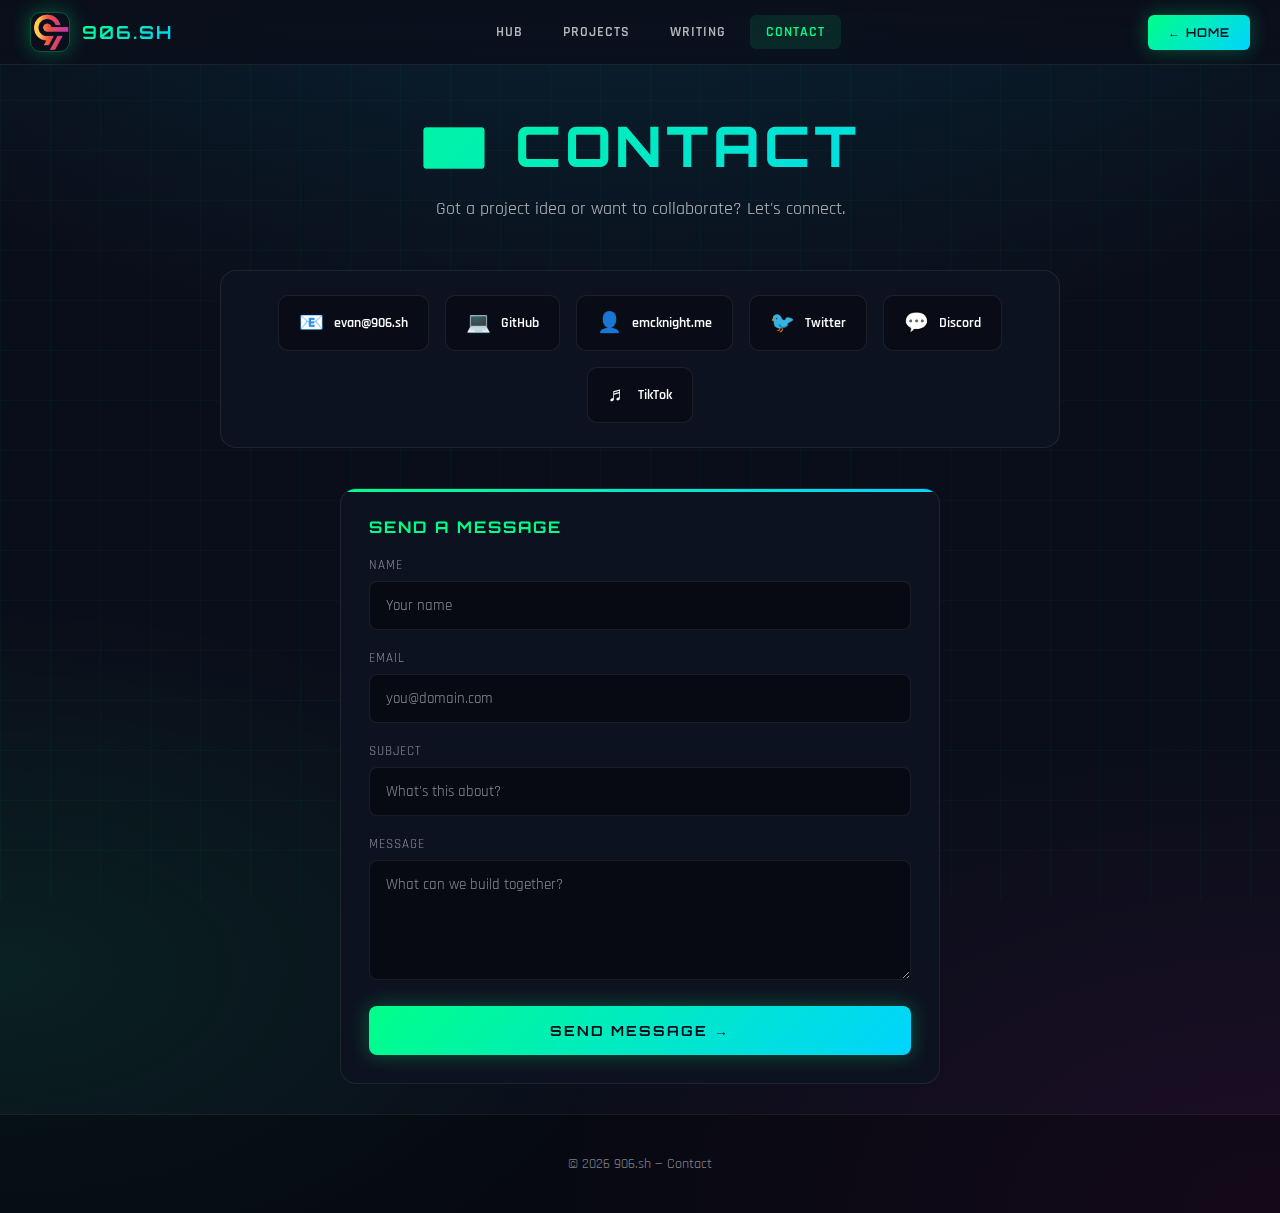
<file: contact.html>
<!DOCTYPE html>
<html lang="en">

<head>
    <meta charset="UTF-8">
    <meta name="viewport" content="width=device-width, initial-scale=1.0">
    <title>Contact | 906.sh</title>
    <meta name="description" content="906.sh Contact - Get in touch">
    <link rel="icon"
        href="data:image/svg+xml,%3Csvg xmlns='http://www.w3.org/2000/svg' width='64' height='64'%3E%3Cdefs%3E%3CradialGradient id='g' cx='30%25' cy='30%25'%3E%3Cstop offset='0%25' stop-color='%2300ff88'/%3E%3Cstop offset='55%25' stop-color='%2338BDF8'/%3E%3Cstop offset='100%25' stop-color='%230a0e1a'/%3E%3C/radialGradient%3E%3C/defs%3E%3Crect rx='16' width='64' height='64' fill='url(%23g)'/%3E%3C/svg%3E">

    <link rel="stylesheet" href="css/main.css">
    <link rel="stylesheet" href="css/contact.css">
    <style>
        /* Quick Links Horizontal Bar */
        .quick-links-bar {
            display: flex;
            justify-content: center;
            flex-wrap: wrap;
            gap: 16px;
            margin-bottom: 40px;
            padding: 24px;
            background: var(--bg-card);
            border: 1px solid var(--border-subtle);
            border-radius: 16px;
        }

        .quick-links-bar::before {
            content: '';
            position: absolute;
            top: 0;
            left: 0;
            right: 0;
            height: 2px;
            background: linear-gradient(90deg, var(--accent-primary), var(--accent-secondary), var(--accent-tertiary));
        }

        .quick-link-btn {
            display: flex;
            align-items: center;
            gap: 10px;
            padding: 14px 20px;
            background: rgba(0, 0, 0, 0.3);
            border: 1px solid var(--border-subtle);
            border-radius: 10px;
            text-decoration: none;
            color: var(--text-primary);
            font-family: var(--font-body);
            font-size: 14px;
            font-weight: 600;
            transition: all 0.2s ease;
        }

        .quick-link-btn:hover {
            border-color: var(--accent-primary);
            background: rgba(0, 255, 136, 0.1);
            transform: translateY(-3px);
            box-shadow: 0 0 20px rgba(0, 255, 136, 0.2);
        }

        .quick-link-btn .icon {
            font-size: 20px;
        }

        /* Contact form centered */
        .contact-form-wrapper {
            max-width: 600px;
            margin: 0 auto;
        }

        .contact-card {
            position: relative;
        }

        /* Form status message */
        .form-status {
            padding: 16px;
            border-radius: 8px;
            margin-bottom: 20px;
            display: none;
            font-family: var(--font-body);
            font-size: 14px;
        }

        .form-status.success {
            display: block;
            background: rgba(0, 255, 136, 0.1);
            border: 1px solid rgba(0, 255, 136, 0.3);
            color: var(--accent-primary);
        }

        .form-status.error {
            display: block;
            background: rgba(255, 0, 100, 0.1);
            border: 1px solid rgba(255, 0, 100, 0.3);
            color: #ff6b6b;
        }

        .form-status.loading {
            display: block;
            background: rgba(0, 212, 255, 0.1);
            border: 1px solid rgba(0, 212, 255, 0.3);
            color: var(--accent-secondary);
        }
    </style>
</head>

<body>
    <div class="grid-bg"></div>

    <header>
        <div class="header-inner">
            <a href="index.html" class="brand">
                <img src="images/logo.png" alt="906.sh" class="brand-logo">
                <span class="brand-name">906.SH</span>
            </a>
            <nav>
                <a href="hub.html">Hub</a>
                <a href="projects.html">Projects</a>
                <a href="writing.html">Writing</a>
                <a href="contact.html" class="active">Contact</a>
            </nav>

            <button class="menu-toggle" aria-label="Toggle Menu">
                <span></span>
                <span></span>
                <span></span>
            </button>

            <a href="index.html" class="btn btn-primary">← Home</a>
        </div>
    </header>

    <main>
        <div class="container" style="max-width: 900px;">
            <div class="page-header">
                <h1>📧 Contact</h1>
                <p>Got a project idea or want to collaborate? Let's connect.</p>
            </div>

            <!-- Horizontal Quick Links -->
            <div class="quick-links-bar">
                <a href="mailto:evan@906.sh" class="quick-link-btn">
                    <span class="icon">📧</span>
                    <span>evan@906.sh</span>
                </a>
                <a href="https://github.com/SomeYooper" target="_blank" class="quick-link-btn">
                    <span class="icon">💻</span>
                    <span>GitHub</span>
                </a>
                <a href="https://emcknight.me" target="_blank" class="quick-link-btn">
                    <span class="icon">👤</span>
                    <span>emcknight.me</span>
                </a>
                <a href="https://twitter.com/SomeYooper" target="_blank" class="quick-link-btn">
                    <span class="icon">🐦</span>
                    <span>Twitter</span>
                </a>
                <a href="https://discord.gg/Z5PsVKgFPx" target="_blank" class="quick-link-btn">
                    <span class="icon">💬</span>
                    <span>Discord</span>
                </a>
                <a href="https://www.tiktok.com/@someyooper" target="_blank" class="quick-link-btn">
                    <span class="icon">♬</span>
                    <span>TikTok</span>
                </a>
            </div>

            <!-- Contact Form -->
            <div class="contact-form-wrapper">
                <div class="contact-card">
                    <h3>Send a Message</h3>

                    <div id="form-status" class="form-status"></div>

                    <form id="contact-form">
                        <div class="form-group">
                            <label for="name">Name</label>
                            <input type="text" id="name" name="name" placeholder="Your name" required>
                        </div>
                        <div class="form-group">
                            <label for="email">Email</label>
                            <input type="email" id="email" name="email" placeholder="you@domain.com" required>
                        </div>
                        <div class="form-group">
                            <label for="subject">Subject</label>
                            <input type="text" id="subject" name="subject" placeholder="What's this about?" required>
                        </div>
                        <div class="form-group">
                            <label for="message">Message</label>
                            <textarea id="message" name="message" placeholder="What can we build together?"
                                required></textarea>
                        </div>
                        <button type="submit" class="btn-submit" id="submit-btn">Send Message →</button>
                    </form>
                </div>
            </div>
        </div>
    </main>

    <footer>
        <p>© 2026 906.sh — Contact</p>
    </footer>

    <script>
        const form = document.getElementById('contact-form');
        const statusEl = document.getElementById('form-status');
        const submitBtn = document.getElementById('submit-btn');

        form.addEventListener('submit', async (e) => {
            e.preventDefault();

            // Get form data
            const formData = {
                name: document.getElementById('name').value,
                email: document.getElementById('email').value,
                subject: document.getElementById('subject').value,
                message: document.getElementById('message').value
            };

            // Show loading state
            statusEl.className = 'form-status loading';
            statusEl.textContent = '⏳ Sending message...';
            submitBtn.disabled = true;
            submitBtn.textContent = 'Sending...';

            try {
                // Create mailto link with form data
                const mailto = `mailto:evan+contactform@906.sh?subject=${encodeURIComponent('[906.sh Contact] ' + formData.subject)}&body=${encodeURIComponent(
                    `Name: ${formData.name}\nEmail: ${formData.email}\n\n${formData.message}`
                )}`;

                // Open mailto link
                window.location.href = mailto;

                // Show success
                statusEl.className = 'form-status success';
                statusEl.textContent = '✅ Opening your email client! If it doesn\'t open, please email evan@906.sh directly.';

                // Reset form
                form.reset();

            } catch (error) {
                // Show error
                statusEl.className = 'form-status error';
                statusEl.textContent = '❌ Something went wrong. Please email evan@906.sh directly.';
            }

            submitBtn.disabled = false;
            submitBtn.textContent = 'Send Message →';
        });
    </script>
    <script src="js/main.js"></script>
</body>

</html>
</file>
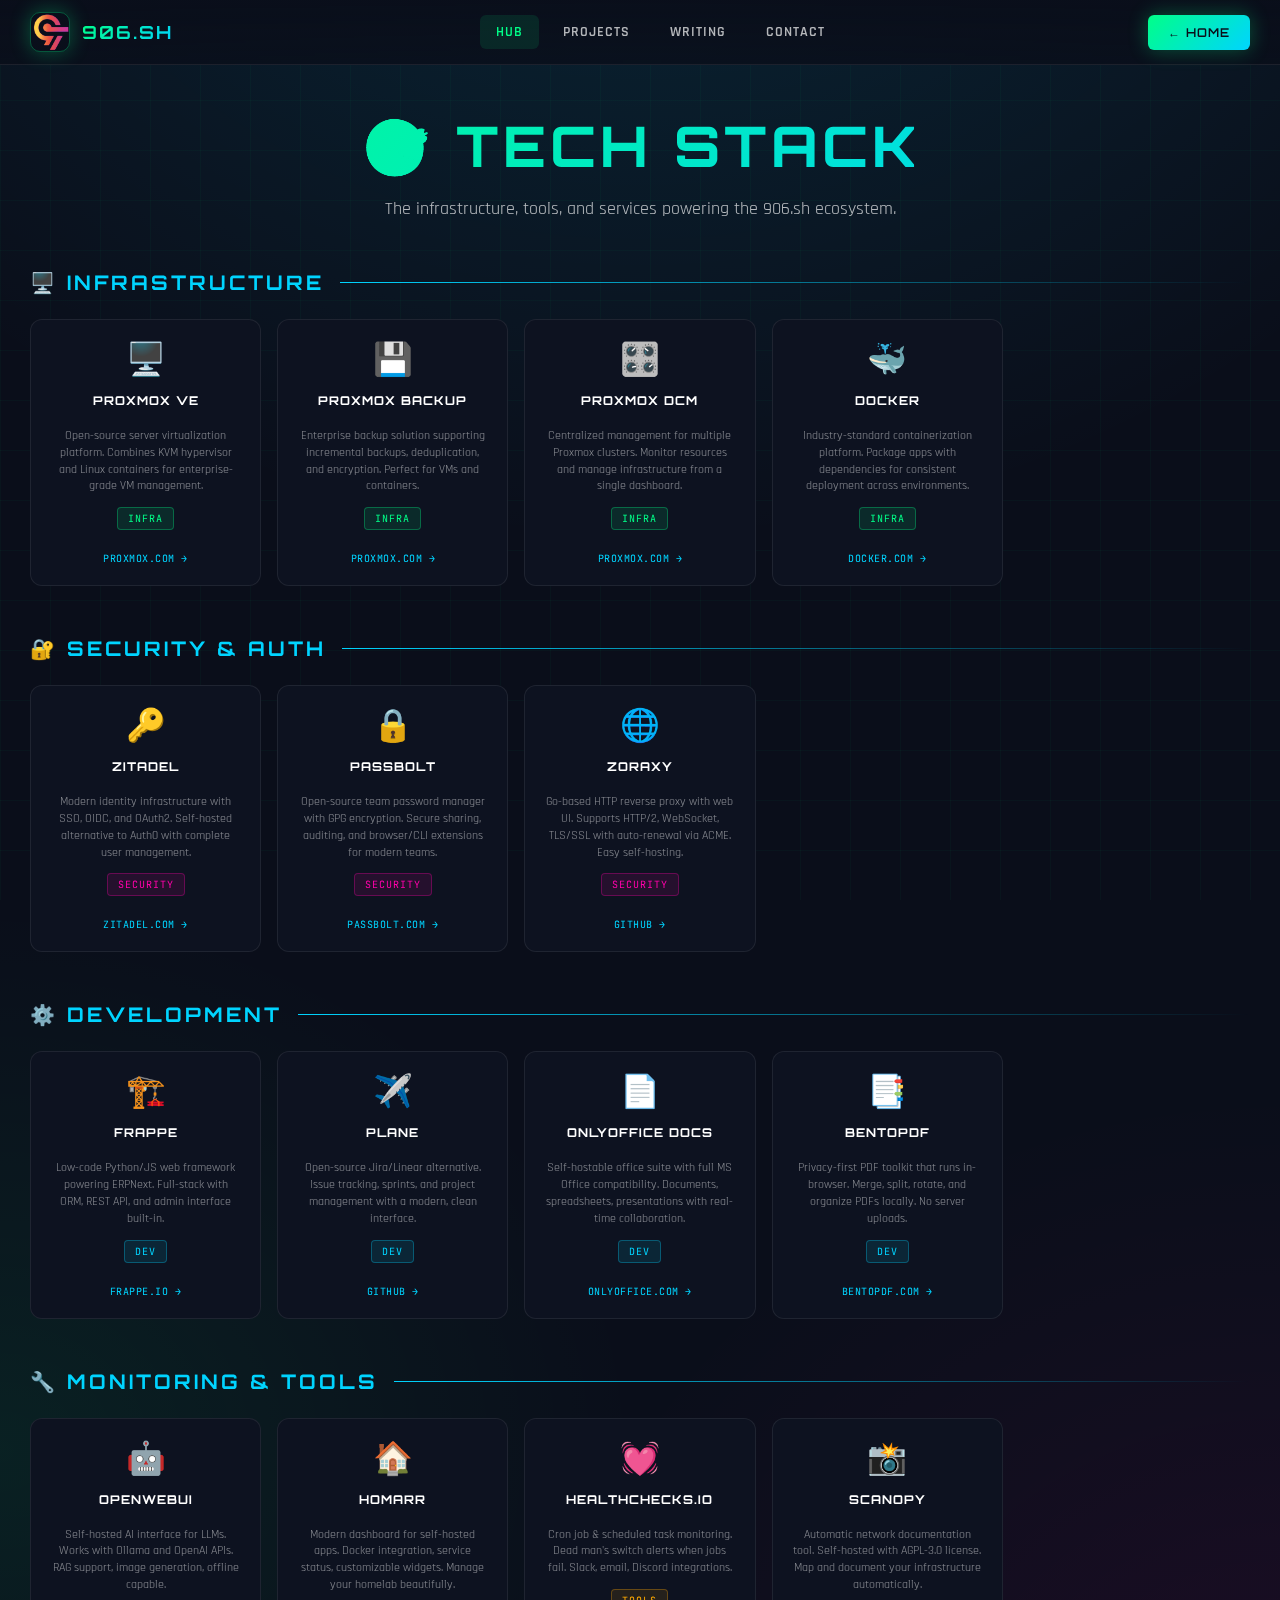
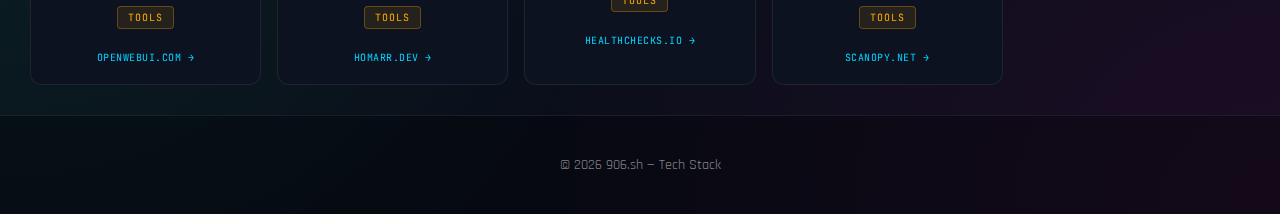
<file: hub.html>
<!DOCTYPE html>
<html lang="en">

<head>
    <meta charset="UTF-8">
    <meta name="viewport" content="width=device-width, initial-scale=1.0">
    <title>Hub | 906.sh</title>
    <meta name="description" content="906.sh Developer Hub - Tech stack, tools, and infrastructure">
    <link rel="icon"
        href="data:image/svg+xml,%3Csvg xmlns='http://www.w3.org/2000/svg' width='64' height='64'%3E%3Cdefs%3E%3CradialGradient id='g' cx='30%25' cy='30%25'%3E%3Cstop offset='0%25' stop-color='%2300ff88'/%3E%3Cstop offset='55%25' stop-color='%2338BDF8'/%3E%3Cstop offset='100%25' stop-color='%230a0e1a'/%3E%3C/radialGradient%3E%3C/defs%3E%3Crect rx='16' width='64' height='64' fill='url(%23g)'/%3E%3C/svg%3E">

    <link rel="stylesheet" href="css/main.css">
    <link rel="stylesheet" href="css/hub.css">
    <style>
        /* Enhanced Hub Cards with Links */
        .hub-card {
            text-decoration: none;
        }

        .hub-card-description {
            font-size: 12px;
            color: var(--text-muted);
            line-height: 1.5;
            margin-top: 8px;
        }

        .hub-card-link {
            display: inline-flex;
            align-items: center;
            gap: 4px;
            margin-top: 10px;
            font-family: var(--font-mono);
            font-size: 10px;
            color: var(--accent-secondary);
            text-transform: uppercase;
            letter-spacing: 0.5px;
        }

        .hub-card:hover .hub-card-link {
            color: var(--accent-primary);
        }
    </style>
</head>

<body>
    <div class="grid-bg"></div>

    <header>
        <div class="header-inner">
            <a href="index.html" class="brand">
                <img src="images/logo.png" alt="906.sh" class="brand-logo">
                <span class="brand-name">906.SH</span>
            </a>
            <nav>
                <a href="hub.html" class="active">Hub</a>
                <a href="projects.html">Projects</a>
                <a href="writing.html">Writing</a>
                <a href="contact.html">Contact</a>
            </nav>

            <button class="menu-toggle" aria-label="Toggle Menu">
                <span></span>
                <span></span>
                <span></span>
            </button>

            <a href="index.html" class="btn btn-primary">← Home</a>
        </div>
    </header>

    <main>
        <div class="container">
            <div class="page-header">
                <h1>🎯 Tech Stack</h1>
                <p>The infrastructure, tools, and services powering the 906.sh ecosystem.</p>
            </div>

            <!-- Infrastructure -->
            <h2 class="section-title">🖥️ Infrastructure</h2>
            <div class="hub-grid">
                <a href="https://www.proxmox.com/en/proxmox-virtual-environment" target="_blank" class="hub-card">
                    <div class="hub-card-icon">🖥️</div>
                    <h3>Proxmox VE</h3>
                    <p class="hub-card-description">Open-source server virtualization platform. Combines KVM hypervisor
                        and Linux containers for enterprise-grade VM management.</p>
                    <span class="tag tag-primary">Infra</span>
                    <span class="hub-card-link">proxmox.com →</span>
                </a>

                <a href="https://www.proxmox.com/en/proxmox-backup-server" target="_blank" class="hub-card">
                    <div class="hub-card-icon">💾</div>
                    <h3>Proxmox Backup</h3>
                    <p class="hub-card-description">Enterprise backup solution supporting incremental backups,
                        deduplication, and encryption. Perfect for VMs and containers.</p>
                    <span class="tag tag-primary">Infra</span>
                    <span class="hub-card-link">proxmox.com →</span>
                </a>

                <a href="https://www.proxmox.com/en/proxmox-datacenter-manager" target="_blank" class="hub-card">
                    <div class="hub-card-icon">🎛️</div>
                    <h3>Proxmox DCM</h3>
                    <p class="hub-card-description">Centralized management for multiple Proxmox clusters. Monitor
                        resources and manage infrastructure from a single dashboard.</p>
                    <span class="tag tag-primary">Infra</span>
                    <span class="hub-card-link">proxmox.com →</span>
                </a>

                <a href="https://www.docker.com/" target="_blank" class="hub-card">
                    <div class="hub-card-icon">🐳</div>
                    <h3>Docker</h3>
                    <p class="hub-card-description">Industry-standard containerization platform. Package apps with
                        dependencies for consistent deployment across environments.</p>
                    <span class="tag tag-primary">Infra</span>
                    <span class="hub-card-link">docker.com →</span>
                </a>
            </div>

            <!-- Security & Auth -->
            <h2 class="section-title">🔐 Security & Auth</h2>
            <div class="hub-grid">
                <a href="https://zitadel.com/" target="_blank" class="hub-card">
                    <div class="hub-card-icon">🔑</div>
                    <h3>Zitadel</h3>
                    <p class="hub-card-description">Modern identity infrastructure with SSO, OIDC, and OAuth2.
                        Self-hosted alternative to Auth0 with complete user management.</p>
                    <span class="tag tag-tertiary">Security</span>
                    <span class="hub-card-link">zitadel.com →</span>
                </a>

                <a href="https://www.passbolt.com/" target="_blank" class="hub-card">
                    <div class="hub-card-icon">🔒</div>
                    <h3>Passbolt</h3>
                    <p class="hub-card-description">Open-source team password manager with GPG encryption. Secure
                        sharing, auditing, and browser/CLI extensions for modern teams.</p>
                    <span class="tag tag-tertiary">Security</span>
                    <span class="hub-card-link">passbolt.com →</span>
                </a>

                <a href="https://github.com/tobychui/zoraxy" target="_blank" class="hub-card">
                    <div class="hub-card-icon">🌐</div>
                    <h3>Zoraxy</h3>
                    <p class="hub-card-description">Go-based HTTP reverse proxy with web UI. Supports HTTP/2, WebSocket,
                        TLS/SSL with auto-renewal via ACME. Easy self-hosting.</p>
                    <span class="tag tag-tertiary">Security</span>
                    <span class="hub-card-link">GitHub →</span>
                </a>
            </div>

            <!-- Development Tools -->
            <h2 class="section-title">⚙️ Development</h2>
            <div class="hub-grid">
                <a href="https://frappe.io/" target="_blank" class="hub-card">
                    <div class="hub-card-icon">🏗️</div>
                    <h3>Frappe</h3>
                    <p class="hub-card-description">Low-code Python/JS web framework powering ERPNext. Full-stack with
                        ORM, REST API, and admin interface built-in.</p>
                    <span class="tag tag-secondary">Dev</span>
                    <span class="hub-card-link">frappe.io →</span>
                </a>

                <a href="https://github.com/makeplane/plane" target="_blank" class="hub-card">
                    <div class="hub-card-icon">✈️</div>
                    <h3>Plane</h3>
                    <p class="hub-card-description">Open-source Jira/Linear alternative. Issue tracking, sprints, and
                        project management with a modern, clean interface.</p>
                    <span class="tag tag-secondary">Dev</span>
                    <span class="hub-card-link">GitHub →</span>
                </a>

                <a href="https://www.onlyoffice.com/docspace.aspx" target="_blank" class="hub-card">
                    <div class="hub-card-icon">📄</div>
                    <h3>OnlyOffice Docs</h3>
                    <p class="hub-card-description">Self-hostable office suite with full MS Office compatibility.
                        Documents, spreadsheets, presentations with real-time collaboration.</p>
                    <span class="tag tag-secondary">Dev</span>
                    <span class="hub-card-link">onlyoffice.com →</span>
                </a>

                <a href="https://bentopdf.com/" target="_blank" class="hub-card">
                    <div class="hub-card-icon">📑</div>
                    <h3>BentoPDF</h3>
                    <p class="hub-card-description">Privacy-first PDF toolkit that runs in-browser. Merge, split,
                        rotate, and organize PDFs locally. No server uploads.</p>
                    <span class="tag tag-secondary">Dev</span>
                    <span class="hub-card-link">bentopdf.com →</span>
                </a>
            </div>

            <!-- Monitoring & Tools -->
            <h2 class="section-title">🔧 Monitoring & Tools</h2>
            <div class="hub-grid">
                <a href="https://openwebui.com/" target="_blank" class="hub-card">
                    <div class="hub-card-icon">🤖</div>
                    <h3>OpenWebUI</h3>
                    <p class="hub-card-description">Self-hosted AI interface for LLMs. Works with Ollama and OpenAI
                        APIs. RAG support, image generation, offline capable.</p>
                    <span class="tag tag-warning">Tools</span>
                    <span class="hub-card-link">openwebui.com →</span>
                </a>

                <a href="https://homarr.dev/" target="_blank" class="hub-card">
                    <div class="hub-card-icon">🏠</div>
                    <h3>Homarr</h3>
                    <p class="hub-card-description">Modern dashboard for self-hosted apps. Docker integration, service
                        status, customizable widgets. Manage your homelab beautifully.</p>
                    <span class="tag tag-warning">Tools</span>
                    <span class="hub-card-link">homarr.dev →</span>
                </a>

                <a href="https://healthchecks.io/" target="_blank" class="hub-card">
                    <div class="hub-card-icon">💓</div>
                    <h3>Healthchecks.io</h3>
                    <p class="hub-card-description">Cron job & scheduled task monitoring. Dead man's switch alerts when
                        jobs fail. Slack, email, Discord integrations.</p>
                    <span class="tag tag-warning">Tools</span>
                    <span class="hub-card-link">healthchecks.io →</span>
                </a>

                <a href="https://scanopy.net/" target="_blank" class="hub-card">
                    <div class="hub-card-icon">📸</div>
                    <h3>Scanopy</h3>
                    <p class="hub-card-description">Automatic network documentation tool. Self-hosted with AGPL-3.0
                        license. Map and document your infrastructure automatically.</p>
                    <span class="tag tag-warning">Tools</span>
                    <span class="hub-card-link">scanopy.net →</span>
                </a>
            </div>

        </div>
    </main>

    <footer>
        <p>© 2026 906.sh — Tech Stack</p>
    </footer>
    <script src="js/main.js"></script>
</body>

</html>
</file>
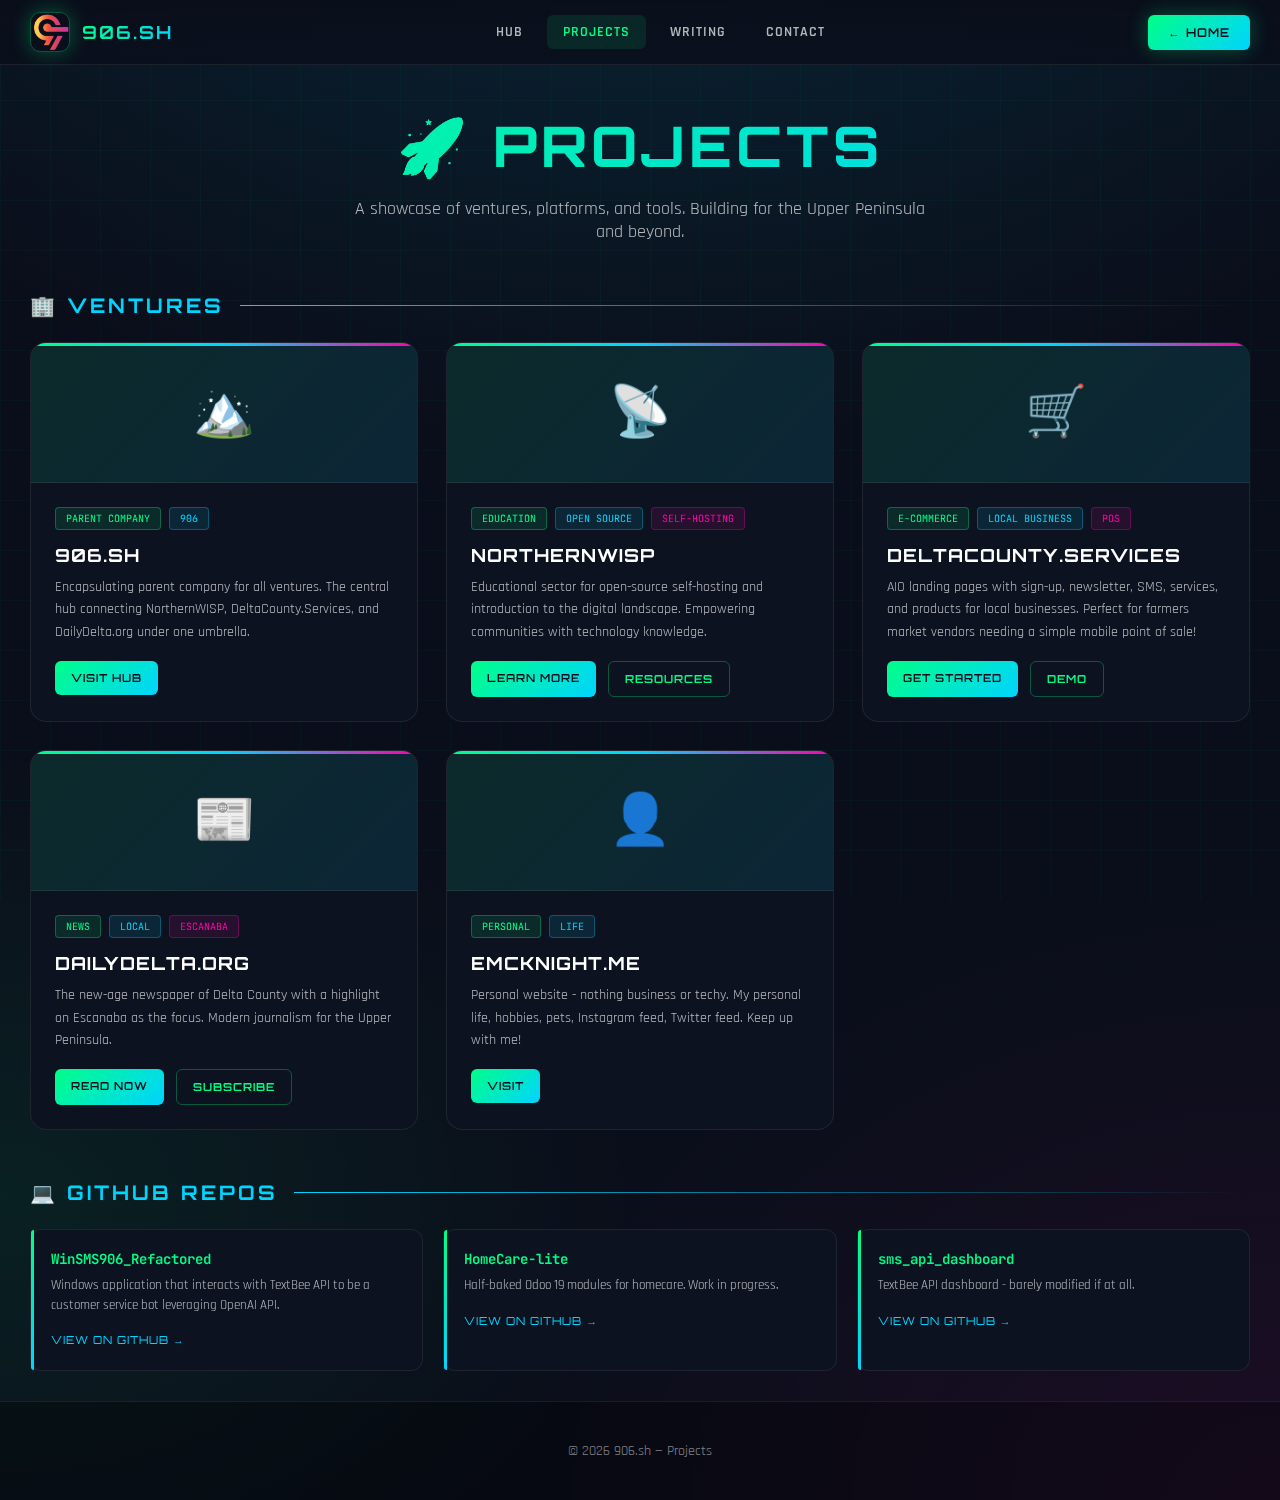
<file: projects.html>
<!DOCTYPE html>
<html lang="en">

<head>
    <meta charset="UTF-8">
    <meta name="viewport" content="width=device-width, initial-scale=1.0">
    <title>Projects | 906.sh</title>
    <meta name="description" content="906.sh Projects - NorthernWISP, DeltaCounty.Services, DailyDelta.org, and more">
    <link rel="icon"
        href="data:image/svg+xml,%3Csvg xmlns='http://www.w3.org/2000/svg' width='64' height='64'%3E%3Cdefs%3E%3CradialGradient id='g' cx='30%25' cy='30%25'%3E%3Cstop offset='0%25' stop-color='%2300ff88'/%3E%3Cstop offset='55%25' stop-color='%2338BDF8'/%3E%3Cstop offset='100%25' stop-color='%230a0e1a'/%3E%3C/radialGradient%3E%3C/defs%3E%3Crect rx='16' width='64' height='64' fill='url(%23g)'/%3E%3C/svg%3E">

    <!-- Stylesheets -->
    <link rel="stylesheet" href="css/main.css">
    <link rel="stylesheet" href="css/projects.css">
</head>

<body>
    <div class="grid-bg"></div>

    <header>
        <div class="header-inner">
            <a href="index.html" class="brand">
                <img src="images/logo.png" alt="906.sh" class="brand-logo">
                <span class="brand-name">906.SH</span>
            </a>
            <nav>
                <a href="hub.html">Hub</a>
                <a href="projects.html" class="active">Projects</a>
                <a href="writing.html">Writing</a>
                <a href="contact.html">Contact</a>
            </nav>

            <button class="menu-toggle" aria-label="Toggle Menu">
                <span></span>
                <span></span>
                <span></span>
            </button>

            <a href="index.html" class="btn btn-primary">← Home</a>
        </div>
    </header>

    <main>
        <div class="container">
            <div class="page-header">
                <h1>🚀 Projects</h1>
                <p>A showcase of ventures, platforms, and tools. Building for the Upper Peninsula and beyond.</p>
            </div>

            <!-- Main Ventures -->
            <h2 class="section-title">🏢 Ventures</h2>
            <div class="projects-grid">

                <div class="project-card">
                    <div class="project-image">🏔️</div>
                    <div class="project-content">
                        <div class="project-tags">
                            <span class="project-tag">Parent Company</span>
                            <span class="project-tag secondary">906</span>
                        </div>
                        <h3>906.sh</h3>
                        <p>Encapsulating parent company for all ventures. The central hub connecting NorthernWISP,
                            DeltaCounty.Services, and DailyDelta.org under one umbrella.</p>
                        <div class="project-links">
                            <a href="index.html" class="project-link primary">Visit Hub</a>
                        </div>
                    </div>
                </div>

                <div class="project-card">
                    <div class="project-image">📡</div>
                    <div class="project-content">
                        <div class="project-tags">
                            <span class="project-tag">Education</span>
                            <span class="project-tag secondary">Open Source</span>
                            <span class="project-tag tertiary">Self-Hosting</span>
                        </div>
                        <h3>NorthernWISP</h3>
                        <p>Educational sector for open-source self-hosting and introduction to the digital landscape.
                            Empowering communities with technology knowledge.</p>
                        <div class="project-links">
                            <a href="https://northernwisp.net" class="project-link primary">Learn More</a>
                            <a href="#" class="project-link secondary">Resources</a>
                        </div>
                    </div>
                </div>

                <div class="project-card">
                    <div class="project-image">🛒</div>
                    <div class="project-content">
                        <div class="project-tags">
                            <span class="project-tag">E-Commerce</span>
                            <span class="project-tag secondary">Local Business</span>
                            <span class="project-tag tertiary">POS</span>
                        </div>
                        <h3>DeltaCounty.Services</h3>
                        <p>AIO landing pages with sign-up, newsletter, SMS, services, and products for local businesses.
                            Perfect for farmers market vendors needing a simple mobile point of sale!</p>
                        <div class="project-links">
                            <a href="https://deltacounty.services" class="project-link primary">Get Started</a>
                            <a href="#" class="project-link secondary">Demo</a>
                        </div>
                    </div>
                </div>

                <div class="project-card">
                    <div class="project-image">📰</div>
                    <div class="project-content">
                        <div class="project-tags">
                            <span class="project-tag">News</span>
                            <span class="project-tag secondary">Local</span>
                            <span class="project-tag tertiary">Escanaba</span>
                        </div>
                        <h3>DailyDelta.org</h3>
                        <p>The new-age newspaper of Delta County with a highlight on Escanaba as the focus. Modern
                            journalism for the Upper Peninsula.</p>
                        <div class="project-links">
                            <a href="https://dailydelta.org" class="project-link primary">Read Now</a>
                            <a href="#" class="project-link secondary">Subscribe</a>
                        </div>
                    </div>
                </div>

                <div class="project-card">
                    <div class="project-image">👤</div>
                    <div class="project-content">
                        <div class="project-tags">
                            <span class="project-tag">Personal</span>
                            <span class="project-tag secondary">Life</span>
                        </div>
                        <h3>emcknight.me</h3>
                        <p>Personal website - nothing business or techy. My personal life, hobbies, pets, Instagram
                            feed, Twitter feed. Keep up with me!</p>
                        <div class="project-links">
                            <a href="#" class="project-link primary">Visit</a>
                        </div>
                    </div>
                </div>

            </div>

            <!-- GitHub Projects -->
            <h2 class="section-title">💻 GitHub Repos</h2>
            <div class="github-grid">

                <div class="github-card">
                    <h4>WinSMS906_Refactored</h4>
                    <p>Windows application that interacts with TextBee API to be a customer service bot leveraging
                        OpenAI API.</p>
                    <a href="https://github.com/SomeYooper/WinSMS906_Refactored" target="_blank"
                        class="github-repo-link">View on GitHub →</a>
                </div>

                <div class="github-card">
                    <h4>HomeCare-lite</h4>
                    <p>Half-baked Odoo 19 modules for homecare. Work in progress.</p>
                    <a href="https://github.com/SomeYooper/HomeCare-lite" target="_blank" class="github-repo-link">View
                        on GitHub →</a>
                </div>

                <div class="github-card">
                    <h4>sms_api_dashboard</h4>
                    <p>TextBee API dashboard - barely modified if at all.</p>
                    <a href="https://github.com/SomeYooper/sms_api_dashboard" target="_blank"
                        class="github-repo-link">View on GitHub →</a>
                </div>

            </div>

        </div>
    </main>

    <footer>
        <p>© 2026 906.sh — Projects</p>
    </footer>
    <script src="js/main.js"></script>
</body>

</html>
</file>
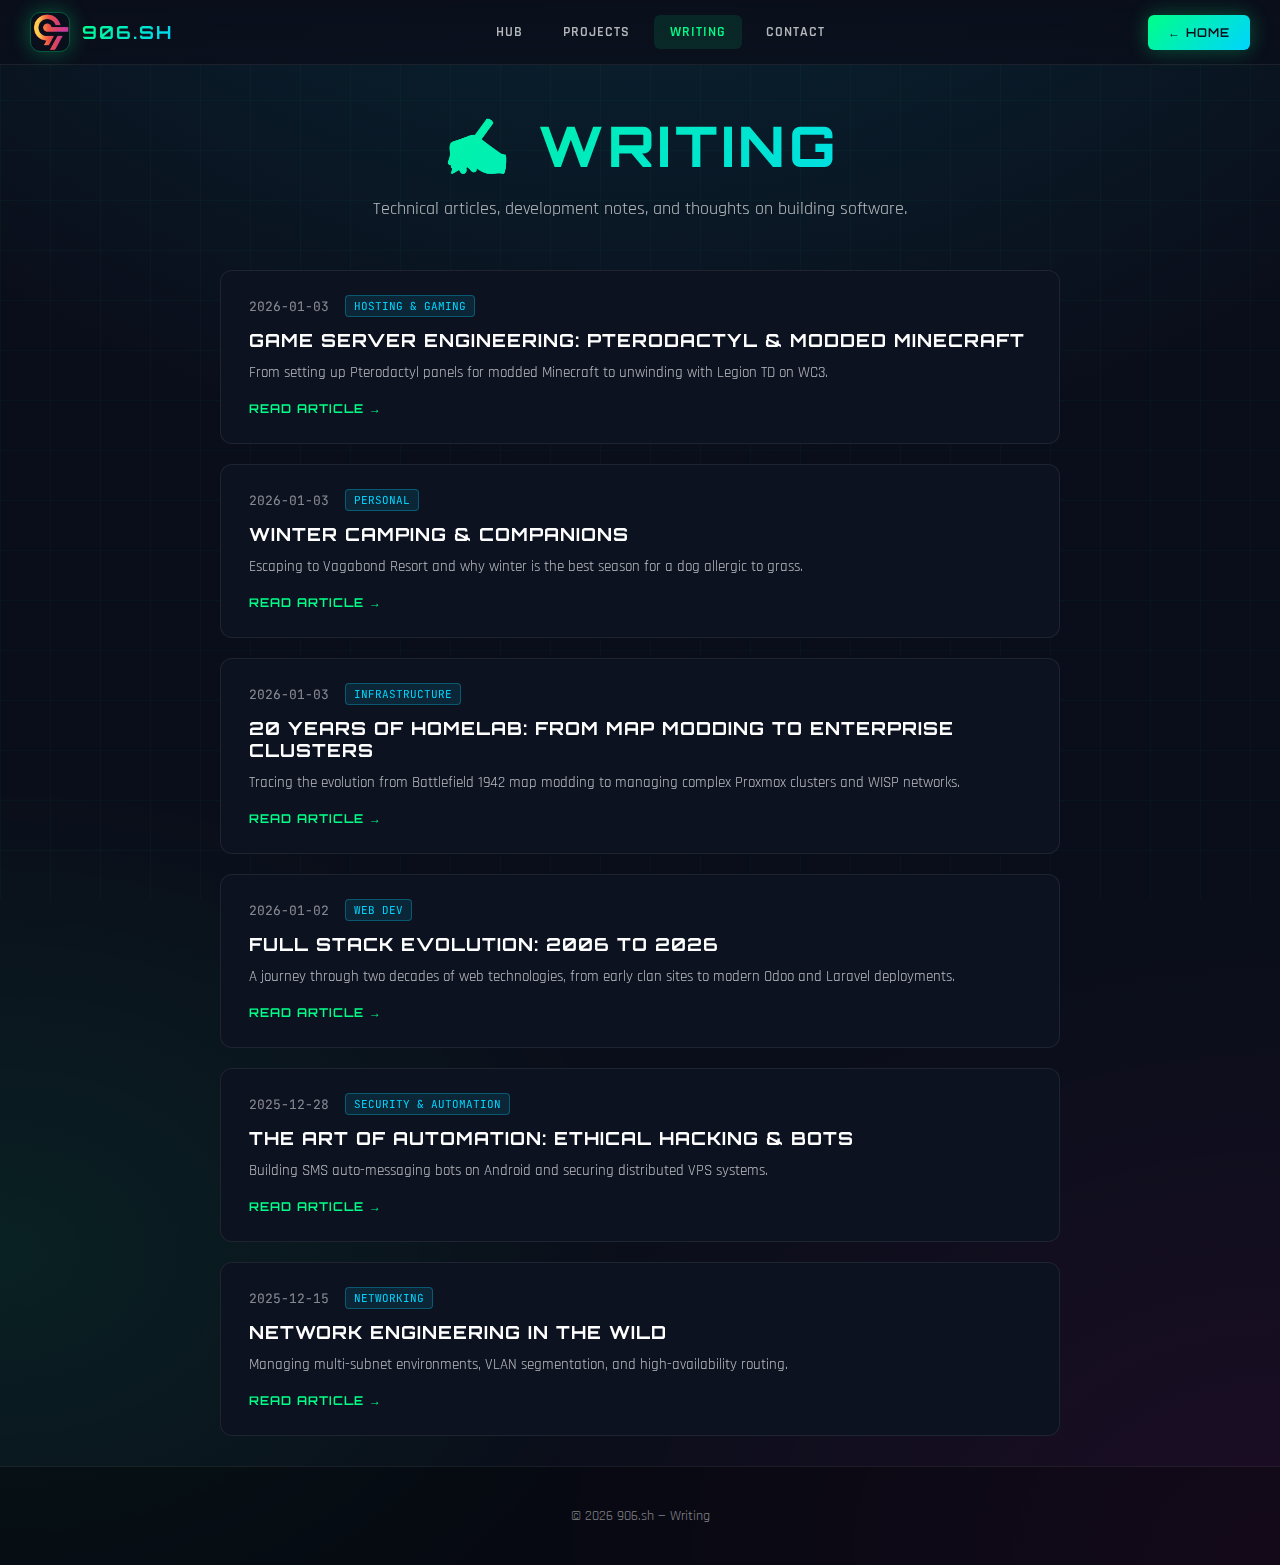
<file: writing.html>
<!DOCTYPE html>
<html lang="en">

<head>
    <meta charset="UTF-8">
    <meta name="viewport" content="width=device-width, initial-scale=1.0">
    <title>Writing | 906.sh</title>
    <meta name="description" content="906.sh Writing - Technical articles, notes, and thoughts">
    <link rel="icon"
        href="data:image/svg+xml,%3Csvg xmlns='http://www.w3.org/2000/svg' width='64' height='64'%3E%3Cdefs%3E%3CradialGradient id='g' cx='30%25' cy='30%25'%3E%3Cstop offset='0%25' stop-color='%2300ff88'/%3E%3Cstop offset='55%25' stop-color='%2338BDF8'/%3E%3Cstop offset='100%25' stop-color='%230a0e1a'/%3E%3C/radialGradient%3E%3C/defs%3E%3Crect rx='16' width='64' height='64' fill='url(%23g)'/%3E%3C/svg%3E">

    <link rel="stylesheet" href="css/main.css">
    <link rel="stylesheet" href="css/writing.css">
    <style>
        /* Modal Styles */
        .modal-overlay {
            position: fixed;
            top: 0;
            left: 0;
            right: 0;
            bottom: 0;
            background: rgba(10, 14, 26, 0.95);
            backdrop-filter: blur(10px);
            z-index: 1000;
            display: none;
            align-items: flex-start;
            justify-content: center;
            padding: 60px 20px;
            overflow-y: auto;
        }

        .modal-overlay.active {
            display: flex;
        }

        .modal-content {
            background: var(--bg-card);
            border: 1px solid var(--border-subtle);
            border-radius: 20px;
            max-width: 900px;
            width: 100%;
            position: relative;
            animation: modalSlideIn 0.3s ease;
        }

        @keyframes modalSlideIn {
            from {
                opacity: 0;
                transform: translateY(-30px);
            }

            to {
                opacity: 1;
                transform: translateY(0);
            }
        }

        .modal-header {
            padding: 30px 40px;
            border-bottom: 1px solid var(--border-subtle);
            position: relative;
        }

        .modal-header::before {
            content: '';
            position: absolute;
            top: 0;
            left: 0;
            right: 0;
            height: 3px;
            background: linear-gradient(90deg, var(--accent-primary), var(--accent-secondary), var(--accent-tertiary));
        }

        .modal-close {
            position: absolute;
            top: 20px;
            right: 20px;
            width: 40px;
            height: 40px;
            border-radius: 50%;
            background: rgba(255, 255, 255, 0.05);
            border: 1px solid var(--border-subtle);
            color: var(--text-secondary);
            font-size: 24px;
            cursor: pointer;
            display: flex;
            align-items: center;
            justify-content: center;
            transition: all 0.2s ease;
        }

        .modal-close:hover {
            background: rgba(255, 0, 100, 0.2);
            border-color: rgba(255, 0, 100, 0.5);
            color: #ff6b6b;
        }

        .modal-meta {
            display: flex;
            align-items: center;
            gap: 16px;
            margin-bottom: 16px;
        }

        .modal-date {
            font-family: var(--font-mono);
            font-size: 13px;
            color: var(--text-muted);
        }

        .modal-category {
            font-family: var(--font-mono);
            font-size: 11px;
            padding: 4px 12px;
            background: rgba(0, 212, 255, 0.1);
            border: 1px solid rgba(0, 212, 255, 0.3);
            border-radius: 4px;
            color: var(--accent-secondary);
            text-transform: uppercase;
        }

        .modal-title {
            font-family: var(--font-display);
            font-size: clamp(24px, 4vw, 36px);
            font-weight: 800;
            text-transform: uppercase;
            letter-spacing: 2px;
            line-height: 1.2;
            background: linear-gradient(135deg, var(--accent-primary), var(--accent-secondary));
            -webkit-background-clip: text;
            -webkit-text-fill-color: transparent;
            background-clip: text;
        }

        .modal-body {
            padding: 40px;
        }

        .modal-hero-image {
            width: 100%;
            height: 300px;
            background: linear-gradient(135deg, rgba(0, 255, 136, 0.1), rgba(0, 212, 255, 0.1));
            border-radius: 12px;
            margin-bottom: 30px;
            display: flex;
            align-items: center;
            justify-content: center;
            font-size: 80px;
            border: 1px solid var(--border-subtle);
        }

        .modal-text {
            font-size: 17px;
            line-height: 1.8;
            color: var(--text-secondary);
        }

        .modal-text p {
            margin-bottom: 20px;
        }

        .modal-text h2 {
            font-family: var(--font-display);
            font-size: 20px;
            font-weight: 700;
            text-transform: uppercase;
            letter-spacing: 1px;
            color: var(--accent-primary);
            margin: 40px 0 20px;
        }

        .modal-text ul,
        .modal-text ol {
            margin: 20px 0;
            padding-left: 24px;
        }

        .modal-text li {
            margin-bottom: 10px;
        }

        .modal-text code {
            font-family: var(--font-mono);
            font-size: 14px;
            background: rgba(0, 0, 0, 0.4);
            padding: 3px 8px;
            border-radius: 4px;
            color: var(--accent-secondary);
        }

        .modal-text pre {
            background: rgba(0, 0, 0, 0.4);
            border: 1px solid var(--border-subtle);
            border-radius: 8px;
            padding: 20px;
            margin: 24px 0;
            overflow-x: auto;
        }

        .modal-text pre code {
            background: none;
            padding: 0;
        }

        .modal-text blockquote {
            border-left: 3px solid var(--accent-primary);
            padding-left: 20px;
            margin: 24px 0;
            font-style: italic;
            color: var(--text-muted);
        }

        .modal-footer {
            padding: 20px 40px;
            border-top: 1px solid var(--border-subtle);
            display: flex;
            justify-content: space-between;
            align-items: center;
        }

        .modal-share {
            display: flex;
            gap: 10px;
        }

        .share-btn {
            padding: 10px 16px;
            background: rgba(0, 0, 0, 0.3);
            border: 1px solid var(--border-subtle);
            border-radius: 8px;
            color: var(--text-secondary);
            font-size: 14px;
            cursor: pointer;
            transition: all 0.2s ease;
        }

        .share-btn:hover {
            border-color: var(--accent-primary);
            color: var(--accent-primary);
        }

        .image-gallery {
            display: flex;
            justify-content: center;
            gap: 20px;
            margin: 20px 0 30px;
            flex-wrap: wrap;
        }

        .gallery-img {
            height: 140px;
            width: auto;
            border-radius: 12px;
            box-shadow: 0 4px 15px rgba(0, 0, 0, 0.3);
            transition: transform 0.2s ease;
        }

        .gallery-img:hover {
            transform: translateY(-5px);
        }

        @media (max-width: 600px) {
            .gallery-img {
                height: 120px;
            }
        }
    </style>
</head>

<body>
    <div class="grid-bg"></div>

    <header>
        <div class="header-inner">
            <a href="index.html" class="brand">
                <img src="images/logo.png" alt="906.sh" class="brand-logo">
                <span class="brand-name">906.SH</span>
            </a>
            <nav>
                <a href="hub.html">Hub</a>
                <a href="projects.html">Projects</a>
                <a href="writing.html" class="active">Writing</a>
                <a href="contact.html">Contact</a>
            </nav>

            <button class="menu-toggle" aria-label="Toggle Menu">
                <span></span>
                <span></span>
                <span></span>
            </button>

            <a href="index.html" class="btn btn-primary">← Home</a>
        </div>
    </header>

    <main>
        <div class="container" style="max-width: 900px;">
            <div class="page-header">
                <h1>✍️ Writing</h1>
                <p>Technical articles, development notes, and thoughts on building software.</p>
            </div>

            <div class="articles-list">
                <div class="article-card" onclick="openArticle('game-hosting')">
                    <div class="article-meta">
                        <span class="article-date">2026-01-03</span>
                        <span class="article-category">Hosting & Gaming</span>
                    </div>
                    <h3>Game Server Engineering: Pterodactyl & Modded Minecraft</h3>
                    <p>From setting up Pterodactyl panels for modded Minecraft to unwinding with Legion TD on WC3.</p>
                    <span class="read-more">Read Article →</span>
                </div>

                <div class="article-card" onclick="openArticle('winter-companions')">
                    <div class="article-meta">
                        <span class="article-date">2026-01-03</span>
                        <span class="article-category">Personal</span>
                    </div>
                    <h3>Winter Camping & Companions</h3>
                    <p>Escaping to Vagabond Resort and why winter is the best season for a dog allergic to grass.</p>
                    <span class="read-more">Read Article →</span>
                </div>

                <div class="article-card" onclick="openArticle('infra-evolution')">
                    <div class="article-meta">
                        <span class="article-date">2026-01-03</span>
                        <span class="article-category">Infrastructure</span>
                    </div>
                    <h3>20 Years of Homelab: From Map Modding to Enterprise Clusters</h3>
                    <p>Tracing the evolution from Battlefield 1942 map modding to managing complex Proxmox clusters and
                        WISP networks.</p>
                    <span class="read-more">Read Article →</span>
                </div>

                <div class="article-card" onclick="openArticle('full-stack-journey')">
                    <div class="article-meta">
                        <span class="article-date">2026-01-02</span>
                        <span class="article-category">Web Dev</span>
                    </div>
                    <h3>Full Stack Evolution: 2006 to 2026</h3>
                    <p>A journey through two decades of web technologies, from early clan sites to modern Odoo and
                        Laravel deployments.</p>
                    <span class="read-more">Read Article →</span>
                </div>

                <div class="article-card" onclick="openArticle('automation-security')">
                    <div class="article-meta">
                        <span class="article-date">2025-12-28</span>
                        <span class="article-category">Security & Automation</span>
                    </div>
                    <h3>The Art of Automation: Ethical Hacking & Bots</h3>
                    <p>Building SMS auto-messaging bots on Android and securing distributed VPS systems.</p>
                    <span class="read-more">Read Article →</span>
                </div>

                <div class="article-card" onclick="openArticle('network-engineering')">
                    <div class="article-meta">
                        <span class="article-date">2025-12-15</span>
                        <span class="article-category">Networking</span>
                    </div>
                    <h3>Network Engineering in the Wild</h3>
                    <p>Managing multi-subnet environments, VLAN segmentation, and high-availability routing.</p>
                    <span class="read-more">Read Article →</span>
                </div>
            </div>
        </div>
    </main>

    <!-- Article Modal -->
    <div class="modal-overlay" id="modal-overlay" onclick="closeModal(event)">
        <div class="modal-content" onclick="event.stopPropagation()">
            <div class="modal-header">
                <button class="modal-close" onclick="closeModal()">&times;</button>
                <div class="modal-meta">
                    <span class="modal-date" id="modal-date"></span>
                    <span class="modal-category" id="modal-category"></span>
                </div>
                <h1 class="modal-title" id="modal-title"></h1>
            </div>
            <div class="modal-body">
                <div class="modal-hero-image" id="modal-image"></div>
                <div class="modal-text" id="modal-text"></div>
            </div>
            <div class="modal-footer">
                <div class="modal-share">
                    <button class="share-btn" onclick="copyLink()">📋 Copy Link</button>
                    <button class="share-btn" onclick="shareTwitter()">🐦 Tweet</button>
                </div>
                <button class="share-btn" onclick="closeModal()">Close Article</button>
            </div>
        </div>
    </div>

    <footer>
        <p>© 2026 906.sh — Writing</p>
    </footer>

    <script>
        // Article content database
        const articles = {
            'game-hosting': {
                title: 'Game Server Engineering: Pterodactyl & Modded Minecraft',
                date: '2026-01-03',
                category: 'Hosting & Gaming',
                image: '🎮',
                content: `
            <p>Managing game servers has come a long way from manual screen sessions and startup scripts. For my hosting needs, I've standardized on <strong>Pterodactyl Panel</strong>, the open-source standard for game server management.</p>
            
            <h2>The Setup</h2>
            <p>My Pterodactyl deployment runs on a Dockerized environment within my Proxmox cluster. This allows for:</p>
            <ul>
                <li><strong>Isolation</strong>: Each game server runs in its own container with resource limits.</li>
                <li><strong>Scalability</strong>: Easy node deployment to expand capacity.</li>
                <li><strong>Modpack Management</strong>: Simplified installation for heavy modpacks like <em>All The Mods 9</em> or <em>Vault Hunters</em>.</li>
            </ul>

            <h2>Modded Minecraft & Downtime</h2>
            <p>The primary workload is heavily modded Minecraft instances. Hosting these requires careful tuning of JVM arguments and garbage collection to ensure smooth TPS.</p>

            <p>When I'm not tweaking config files or fixing block ID conflicts, you can find me on <strong>Warcraft III</strong> playing <em>Legion TD</em>. It's the perfect strategic balance to the technical chaos of server administration.</p>
            `
            },
            'winter-companions': {
                title: 'Winter Camping & Companions',
                date: '2026-01-03',
                category: 'Personal',
                image: '❄️',
                content: `
            <p>Living in the UP means embracing the seasons. For me and my four-legged companions, winter isn't just a season—it's our freedom.</p>

            <h2>The Vagabond Escape</h2>
            <p>We frequent the <strong>Vagabond Resort</strong> in Stonington. It's our go-to spot for disconnecting and enjoying the raw beauty of the North. The silence of the snow-covered landscape is unmatched.</p>

            <h2>Allergies & Snow Days</h2>
            <p>Ironically, my dog is allergic to grass. This makes summer outings a challenge, but winter? Winter is her playground. No grass, no pollen, just endless snow to run through.</p>
            
            <div class="image-gallery">
                <img src="images/generated_art/dog_bitmoji.png" alt="Dog Cartoon" class="gallery-img">
                <img src="images/real_cat.jpg" alt="Real Dog" class="gallery-img">
            </div>

            <p>Back home, she spends her time hanging out with the kitty. They've formed an unlikely alliance against the "dangers" of the vacuum cleaner and the boredom of rainy days. It's a peaceful coexistence that keeps the house lively.</p>
            
            <div class="image-gallery">
                <img src="images/generated_art/cat_shoulder_isolated.png" alt="Cat Cartoon" class="gallery-img">
                <img src="images/real_dog.jpg" alt="Real Cat" class="gallery-img">
            </div>
            `
            },
            'infra-evolution': {
                title: '20 Years of Homelab: From Map Modding to Enterprise Clusters',
                date: '2026-01-03',
                category: 'Infrastructure',
                image: '🖥️',
                content: `
            <p>My journey into infrastructure didn't start with enterprise servers—it started with <strong>Warcraft 3</strong> and <strong>Battlefield 1942</strong> custom map modding. What began as tweaking configuration files for better clan matches evolved into a two-decade obsession with systems administration and network engineering.</p>
            
            <h2>The Early Days (2006-2010)</h2>
            <p>In the mid-2000s, I was running cPanel/WHM instances and proxying VPSs to resell hosting services. This was the wild west of the web, where understanding the LAMP stack wasn't just a job requirement—it was survival. I learned to:</p>
            <ul>
                <li>Host high-traffic web radio stations with automated broadcasting</li>
                <li>Manage dedicated servers for gaming communities</li>
                <li>Setup automation services for advertisement networks</li>
            </ul>

            <h2>The Homelab Revolution</h2>
            <p>Today, my infrastructure has matured into a complex, self-hosted ecosystem. My current setup consists of:</p>
            <ul>
                <li><strong>5-Node Cluster</strong>: A mix of high-performance compute nodes handling everything from media streaming to development databases.</li>
                <li><strong>Proxmox Containers</strong>: Leveraging LXC for lightweight, distributed application hosting.</li>
                <li><strong>Hybrid Networking</strong>: Integrating a WISP connecting network (192.168.100.x) with my main internal subnet (192.168.1.x) via custom routing tables.</li>
            </ul>

            <blockquote>The principles I learned modding games—optimization, resource management, and user experience—are the exact same ones I use today when configuring Kubernetes clusters or debugging VLAN tags.</blockquote>

            <p>It's not just about keeping the lights on; it's about building resilient systems that can scale from a single user to a community of thousands.</p>
            `
            },
            'full-stack-journey': {
                title: 'Full Stack Evolution: 2006 to 2026',
                date: '2026-01-02',
                category: 'Web Dev',
                image: '⚡',
                content: `
            <p>I wrote my first lines of production HTML/CSS/JS in 2006 for gaming clan websites. Back then, "full stack" meant knowing how to FTP files and edit an <code>index.php</code>. Twenty years later, the landscape has transformed, and so has my toolbelt.</p>

            <h2>From PHP to Python & Node.js</h2>
            <p>My development journey has spanned the entire spectrum of web technologies:</p>
            <ul>
                <li><strong>CMS Era</strong>: Deep dives into WordPress customization and plugin development.</li>
                <li><strong>Enterprise RP</strong>: Implementing and modifying Odoo for business logic automation.</li>
                <li><strong>Modern Frameworks</strong>: Building scalable applications with Laravel and Node.js.</li>
                <li><strong>System Level</strong>: Custom application modifications in C++ and C# for Windows environments.</li>
            </ul>

            <h2>Building for the Modern Web</h2>
            <p>One of my recent focuses has been Integrating automation services using system APIs. Whether it's a Python script handling data ingestion or a C# utility for window management, the goal is always the same: <strong>efficiency</strong>.</p>
            
            <pre><code>// The evolution of my mindset:
// 2006: "How do I center this div?"
// 2026: "How do I architect this microservice for high availability?"</code></pre>

            <p>Despite the changes in syntax and frameworks, the core challenge remains—solving human problems with elegant code.</p>
            `
            },
            'automation-security': {
                title: 'The Art of Automation: Ethical Hacking & Bots',
                date: '2025-12-28',
                category: 'Security & Automation',
                image: '🛡️',
                content: `
            <p>Security isn't just a checkbox; it's a mindset. With a background in ethical hacking, I approach every system I build with a defensive posture. But security knowledge also unlocks incredible potential for automation.</p>

            <h2>The SMS Bot Project</h2>
            <p>One of my favorite recent projects involved leveraging an Android device (running Android 10+) to build an SMS auto-messaging bot. By interfacing directly with the device's capabilities, I created a system that could:</p>
            <ul>
                <li>Automatically respond to inquiries with context-aware messages</li>
                <li>Handle message queues with reliable delivery</li>
                <li>Operate entirely on commodity hardware without expensive 3rd party gateways</li>
            </ul>

            <h2>Ethical Hacking & Defense</h2>
            <p>Running community forums and dedicated servers made me a target early on. I learned to defend by learning to attack. Understanding SQL injection, XSS, and buffer overflows allowed me to harden my own deployments effectively.</p>

            <blockquote>True automation requires a deep understanding of the systems you're controlling. You can't automate what you don't understand.</blockquote>
            `
            },
            'network-engineering': {
                title: 'Network Engineering in the Wild',
                date: '2025-12-15',
                category: 'Networking',
                image: '🌐',
                content: `
            <p>There's networking in the cloud, and then there's networking in the real world. My experience bridges the gap between software-defined networks and physical cabling.</p>

            <h2>Bridging Networks</h2>
            <p>My current infrastructure is a testament to hybrid networking. I manage a complex environment that bridges:</p>
            <ul>
                <li><strong>Local VLANs</strong>: Segmenting traffic for security and performance.</li>
                <li><strong>WISP Integration</strong>: Connecting a Wireless ISP network (192.168.100.x) directly into my main routing infrastructure.</li>
                <li><strong>Tunneling</strong>: Utilizing VPNs and reverse proxies to expose internal services securely to the public internet.</li>
            </ul>

            <h2>The Proxmox Factor</h2>
            <p>Networking for containers adds another layer of complexity. With Proxmox, I manage virtual bridges and firewalls that ensure my distributed VPS systems remain isolated yet interconnected. It's a delicate balance of accessibility and security.</p>
            
            <p>Whether it's configuring a Mikrotik router or setting up iptables rules on a Linux node, the fundamentals of TCP/IP are the bedrock of everything I do.</p>
            `
            }
        };

        function openArticle(articleId) {
            const article = articles[articleId];
            if (!article) return;

            document.getElementById('modal-title').textContent = article.title;
            document.getElementById('modal-date').textContent = article.date;
            document.getElementById('modal-category').textContent = article.category;
            document.getElementById('modal-image').textContent = article.image;
            document.getElementById('modal-text').innerHTML = article.content;

            document.getElementById('modal-overlay').classList.add('active');
            document.body.style.overflow = 'hidden';

            // Update URL for sharing
            history.pushState({}, '', `?article=${articleId}`);
        }

        function closeModal(event) {
            if (event && event.target !== event.currentTarget) return;

            document.getElementById('modal-overlay').classList.remove('active');
            document.body.style.overflow = '';
            history.pushState({}, '', window.location.pathname);
        }

        function copyLink() {
            navigator.clipboard.writeText(window.location.href);
            alert('Link copied to clipboard!');
        }

        function shareTwitter() {
            const title = document.getElementById('modal-title').textContent;
            const url = window.location.href;
            window.open(`https://twitter.com/intent/tweet?text=${encodeURIComponent(title)}&url=${encodeURIComponent(url)}`, '_blank');
        }

        // Handle escape key
        document.addEventListener('keydown', (e) => {
            if (e.key === 'Escape') closeModal();
        });

        // Check for article in URL on load
        window.addEventListener('load', () => {
            const params = new URLSearchParams(window.location.search);
            const articleId = params.get('article');
            if (articleId && articles[articleId]) {
                openArticle(articleId);
            }
        });
    </script>
    <script src="js/main.js"></script>
</body>

</html>
</file>
<file: css/main.css>
/* 906.sh - Main Stylesheet
 * High-tech esports/developer style
 */

@import url('https://fonts.googleapis.com/css2?family=Orbitron:wght@400;500;600;700;800;900&family=Rajdhani:wght@300;400;500;600;700&family=JetBrains+Mono:wght@400;500;600&display=swap');

/* ===== CSS VARIABLES ===== */
:root {
    --bg-dark: #0a0e1a;
    --bg-card: #0d1220;
    --bg-card-hover: #111827;
    --accent-primary: #00ff88;
    --accent-secondary: #00d4ff;
    --accent-tertiary: #ff00aa;
    --accent-warning: #ffaa00;
    --text-primary: #ffffff;
    --text-secondary: rgba(255, 255, 255, 0.7);
    --text-muted: rgba(255, 255, 255, 0.5);
    --border-glow: rgba(0, 255, 136, 0.3);
    --border-subtle: rgba(255, 255, 255, 0.08);
    --shadow-neon: 0 0 30px rgba(0, 255, 136, 0.15);
    --shadow-card: 0 8px 32px rgba(0, 0, 0, 0.4);
    --font-display: 'Orbitron', sans-serif;
    --font-body: 'Rajdhani', sans-serif;
    --font-mono: 'JetBrains Mono', monospace;
}

/* Cyberpunk Theme Override */
body[data-theme="cyberpunk"] {
    --accent-primary: #ff00ff;
    --accent-secondary: #00ffff;
    --accent-tertiary: #ffff00;
    --border-glow: rgba(255, 0, 255, 0.3);
    --shadow-neon: 0 0 30px rgba(255, 0, 255, 0.2);
}

/* ===== RESET ===== */
* {
    margin: 0;
    padding: 0;
    box-sizing: border-box;
}

html,
body {
    min-height: 100%;
}

/* ===== BASE STYLES ===== */
body {
    font-family: var(--font-body);
    background: var(--bg-dark);
    color: var(--text-primary);
    background-image:
        radial-gradient(ellipse 80% 50% at 50% -20%, rgba(0, 212, 255, 0.15), transparent),
        radial-gradient(ellipse 60% 40% at 100% 100%, rgba(255, 0, 170, 0.08), transparent),
        radial-gradient(ellipse 50% 30% at 0% 80%, rgba(0, 255, 136, 0.08), transparent);
}

a {
    color: inherit;
    text-decoration: none;
}

/* ===== BACKGROUND EFFECTS ===== */
.grid-bg {
    position: fixed;
    inset: 0;
    background-image:
        linear-gradient(rgba(0, 255, 136, 0.03) 1px, transparent 1px),
        linear-gradient(90deg, rgba(0, 255, 136, 0.03) 1px, transparent 1px);
    background-size: 50px 50px;
    pointer-events: none;
    z-index: 0;
}

.scan-line {
    position: fixed;
    top: 0;
    left: 0;
    right: 0;
    height: 2px;
    background: linear-gradient(90deg, transparent, var(--accent-primary), transparent);
    opacity: 0.5;
    animation: scanLine 4s linear infinite;
    pointer-events: none;
    z-index: 100;
}

@keyframes scanLine {
    0% {
        top: -2px;
    }

    100% {
        top: 100%;
    }
}

/* ===== HEADER ===== */
header {
    position: fixed;
    top: 0;
    left: 0;
    right: 0;
    z-index: 50;
    background: linear-gradient(180deg, rgba(10, 14, 26, 0.95), rgba(10, 14, 26, 0.8));
    backdrop-filter: blur(20px);
    border-bottom: 1px solid var(--border-subtle);
}

.header-inner {
    max-width: 1400px;
    margin: 0 auto;
    padding: 12px 30px;
    display: flex;
    align-items: center;
    justify-content: space-between;
    position: relative;
}

/* ===== MENU TOGGLE (MOBILE) ===== */
.menu-toggle {
    display: none;
    flex-direction: column;
    justify-content: space-between;
    width: 30px;
    height: 20px;
    background: transparent;
    border: none;
    cursor: pointer;
    z-index: 1001;
    padding: 0;
}

.menu-toggle span {
    width: 100%;
    height: 2px;
    background: var(--accent-primary);
    border-radius: 2px;
    transition: all 0.3s ease;
    box-shadow: 0 0 10px rgba(0, 255, 136, 0.5);
}

/* Animated Hamburger */
.menu-toggle.active span:nth-child(1) {
    transform: translateY(9px) rotate(45deg);
}

.menu-toggle.active span:nth-child(2) {
    opacity: 0;
}

.menu-toggle.active span:nth-child(3) {
    transform: translateY(-9px) rotate(-45deg);
}

.brand {
    display: flex;
    align-items: center;
    gap: 12px;
    text-decoration: none;
    color: inherit;
}

.brand-logo {
    width: 40px;
    height: 40px;
    border-radius: 10px;
    object-fit: cover;
    border: 1px solid var(--border-glow);
    box-shadow: 0 0 20px rgba(0, 255, 136, 0.3);
}

.brand-text {
    display: flex;
    flex-direction: column;
}

.brand-name {
    font-family: var(--font-display);
    font-size: 18px;
    font-weight: 700;
    letter-spacing: 2px;
    background: linear-gradient(135deg, var(--accent-primary), var(--accent-secondary));
    -webkit-background-clip: text;
    -webkit-text-fill-color: transparent;
    background-clip: text;
}

.brand-tagline {
    font-size: 11px;
    color: var(--text-muted);
    letter-spacing: 1px;
    text-transform: uppercase;
}

/* ===== NAVIGATION ===== */
nav {
    display: flex;
    align-items: center;
    gap: 8px;
}

nav a {
    font-family: var(--font-body);
    font-size: 14px;
    font-weight: 600;
    color: var(--text-secondary);
    text-decoration: none;
    padding: 8px 16px;
    border-radius: 6px;
    transition: all 0.2s ease;
    text-transform: uppercase;
    letter-spacing: 1px;
}

nav a:hover,
nav a.active {
    color: var(--accent-primary);
    background: rgba(0, 255, 136, 0.1);
}

/* ===== BUTTONS ===== */
.btn {
    font-family: var(--font-display);
    font-size: 12px;
    font-weight: 600;
    padding: 10px 20px;
    border: none;
    border-radius: 6px;
    cursor: pointer;
    text-decoration: none;
    text-transform: uppercase;
    letter-spacing: 1px;
    transition: all 0.3s ease;
    display: inline-flex;
    align-items: center;
    gap: 8px;
}

.btn-primary {
    background: linear-gradient(135deg, var(--accent-primary), var(--accent-secondary));
    color: var(--bg-dark);
    box-shadow: 0 0 20px rgba(0, 255, 136, 0.3);
}

.btn-primary:hover {
    transform: translateY(-2px);
    box-shadow: 0 0 30px rgba(0, 255, 136, 0.5);
}

.btn-secondary {
    border: 1px solid var(--border-glow);
    background: transparent;
    color: var(--accent-primary);
}

.btn-secondary:hover {
    background: rgba(0, 255, 136, 0.1);
    transform: translateY(-2px);
}

/* ===== MAIN CONTENT ===== */
main {
    padding-top: 80px;
    min-height: 100vh;
    position: relative;
    z-index: 1;
}

.container {
    max-width: 1400px;
    margin: 0 auto;
    padding: 30px;
}

/* ===== PAGE HEADER ===== */
.page-header {
    text-align: center;
    margin-bottom: 50px;
}

.page-header h1 {
    font-family: var(--font-display);
    font-size: clamp(36px, 5vw, 56px);
    font-weight: 800;
    text-transform: uppercase;
    letter-spacing: 4px;
    margin-bottom: 16px;
    background: linear-gradient(135deg, var(--accent-primary), var(--accent-secondary));
    -webkit-background-clip: text;
    -webkit-text-fill-color: transparent;
    background-clip: text;
}

.page-header p {
    font-size: 18px;
    color: var(--text-secondary);
    max-width: 600px;
    margin: 0 auto;
}

/* ===== SECTION TITLE ===== */
.section-title {
    font-family: var(--font-display);
    font-size: 20px;
    font-weight: 700;
    text-transform: uppercase;
    letter-spacing: 3px;
    margin: 50px 0 24px;
    color: var(--accent-secondary);
    display: flex;
    align-items: center;
    gap: 16px;
}

.section-title::after {
    content: '';
    flex: 1;
    height: 1px;
    background: linear-gradient(90deg, var(--accent-secondary), transparent);
}

/* ===== CARDS ===== */
.card {
    background: var(--bg-card);
    border: 1px solid var(--border-subtle);
    border-radius: 12px;
    overflow: hidden;
    position: relative;
    transition: all 0.3s ease;
}

.card::before {
    content: '';
    position: absolute;
    top: 0;
    left: 0;
    right: 0;
    height: 2px;
    background: linear-gradient(90deg, var(--accent-primary), var(--accent-secondary), var(--accent-tertiary));
    opacity: 0.8;
}

.card:hover {
    border-color: var(--border-glow);
    box-shadow: var(--shadow-neon);
    transform: translateY(-2px);
}

.card-header {
    display: flex;
    align-items: center;
    justify-content: space-between;
    padding: 16px 20px;
    border-bottom: 1px solid var(--border-subtle);
    background: rgba(0, 0, 0, 0.2);
}

.card-title {
    display: flex;
    align-items: center;
    gap: 10px;
    font-family: var(--font-display);
    font-size: 12px;
    font-weight: 600;
    text-transform: uppercase;
    letter-spacing: 2px;
    color: var(--accent-primary);
}

.card-title .icon {
    font-size: 16px;
}

.card-content {
    padding: 20px;
}

/* ===== STATUS INDICATORS ===== */
.status-dot {
    width: 8px;
    height: 8px;
    border-radius: 50%;
    background: var(--accent-primary);
    box-shadow: 0 0 10px var(--accent-primary);
    animation: pulse 2s infinite;
}

@keyframes pulse {

    0%,
    100% {
        opacity: 1;
    }

    50% {
        opacity: 0.5;
    }
}

/* ===== CATEGORY LABELS ===== */
.tag {
    font-family: var(--font-mono);
    font-size: 10px;
    padding: 4px 10px;
    border-radius: 4px;
    text-transform: uppercase;
    letter-spacing: 1px;
}

.tag-primary {
    background: rgba(0, 255, 136, 0.1);
    border: 1px solid rgba(0, 255, 136, 0.3);
    color: var(--accent-primary);
}

.tag-secondary {
    background: rgba(0, 212, 255, 0.1);
    border: 1px solid rgba(0, 212, 255, 0.3);
    color: var(--accent-secondary);
}

.tag-tertiary {
    background: rgba(255, 0, 170, 0.1);
    border: 1px solid rgba(255, 0, 170, 0.3);
    color: var(--accent-tertiary);
}

.tag-warning {
    background: rgba(255, 170, 0, 0.1);
    border: 1px solid rgba(255, 170, 0, 0.3);
    color: var(--accent-warning);
}

/* ===== FOOTER ===== */
footer {
    padding: 40px 30px;
    text-align: center;
    border-top: 1px solid var(--border-subtle);
    background: rgba(0, 0, 0, 0.3);
}

footer p {
    color: var(--text-muted);
    font-size: 14px;
}

/* ===== CONTROL PANEL ===== */
.control-panel {
    position: fixed;
    bottom: 30px;
    right: 30px;
    display: flex;
    gap: 10px;
    z-index: 50;
}

.control-btn {
    width: 44px;
    height: 44px;
    border-radius: 50%;
    background: var(--bg-card);
    border: 1px solid var(--border-subtle);
    display: flex;
    align-items: center;
    justify-content: center;
    cursor: pointer;
    font-size: 18px;
    transition: all 0.3s ease;
}

.control-btn:hover {
    border-color: var(--accent-primary);
    box-shadow: 0 0 20px rgba(0, 255, 136, 0.3);
    transform: scale(1.1);
}

/* ===== RESPONSIVE ===== */
@media (max-width: 768px) {
    .container {
        padding: 20px;
    }

    /* Mobile Nav Overlay */
    .menu-toggle {
        display: flex;
    }

    nav {
        display: flex;
        position: fixed;
        top: 0;
        right: -100%;
        width: 80%;
        max-width: 300px;
        height: 100vh;
        background: rgba(10, 14, 26, 0.98);
        backdrop-filter: blur(20px);
        flex-direction: column;
        justify-content: center;
        padding: 40px;
        transition: all 0.4s cubic-bezier(0.19, 1, 0.22, 1);
        box-shadow: -10px 0 30px rgba(0, 0, 0, 0.5);
        border-left: 1px solid var(--border-subtle);
        z-index: 1000;
    }

    nav.active {
        right: 0;
    }

    nav a {
        font-size: 20px;
        padding: 15px 0;
        width: 100%;
        border-bottom: 1px solid var(--border-subtle);
        border-radius: 0;
        text-align: center;
    }

    nav a:hover,
    nav a.active {
        background: transparent;
        color: var(--accent-primary);
        text-shadow: 0 0 10px var(--accent-primary);
    }

    .header-inner .btn-primary {
        display: none;
        /* Hide Connect button in mobile header */
    }
}
</file>
<file: css/contact.css>
/* 906.sh - Contact Page Styles */

.contact-grid {
    display: grid;
    grid-template-columns: 1fr 1fr;
    gap: 30px;
}

.contact-card {
    background: var(--bg-card);
    border: 1px solid var(--border-subtle);
    border-radius: 16px;
    padding: 28px;
    position: relative;
    overflow: hidden;
}

.contact-card::before {
    content: '';
    position: absolute;
    top: 0;
    left: 0;
    right: 0;
    height: 3px;
    background: linear-gradient(90deg, var(--accent-primary), var(--accent-secondary));
}

.contact-card h3 {
    font-family: var(--font-display);
    font-size: 16px;
    font-weight: 700;
    text-transform: uppercase;
    letter-spacing: 2px;
    margin-bottom: 20px;
    color: var(--accent-primary);
}

.form-group {
    margin-bottom: 20px;
}

.form-group label {
    display: block;
    font-size: 13px;
    color: var(--text-muted);
    margin-bottom: 8px;
    text-transform: uppercase;
    letter-spacing: 1px;
}

.form-group input,
.form-group textarea {
    width: 100%;
    padding: 14px 16px;
    background: rgba(0, 0, 0, 0.4);
    border: 1px solid var(--border-subtle);
    border-radius: 8px;
    color: var(--text-primary);
    font-family: var(--font-body);
    font-size: 15px;
    transition: border-color 0.2s ease;
}

.form-group input:focus,
.form-group textarea:focus {
    outline: none;
    border-color: var(--accent-primary);
    box-shadow: 0 0 10px rgba(0, 255, 136, 0.2);
}

.form-group input::placeholder,
.form-group textarea::placeholder {
    color: var(--text-muted);
}

.form-group textarea {
    resize: vertical;
    min-height: 120px;
}

.btn-submit {
    width: 100%;
    font-family: var(--font-display);
    font-size: 14px;
    font-weight: 700;
    padding: 16px 24px;
    background: linear-gradient(135deg, var(--accent-primary), var(--accent-secondary));
    color: var(--bg-dark);
    border: none;
    border-radius: 8px;
    cursor: pointer;
    text-transform: uppercase;
    letter-spacing: 2px;
    transition: all 0.3s ease;
    box-shadow: 0 0 20px rgba(0, 255, 136, 0.3);
}

.btn-submit:hover {
    transform: translateY(-2px);
    box-shadow: 0 0 40px rgba(0, 255, 136, 0.5);
}

.contact-links {
    display: flex;
    flex-direction: column;
    gap: 16px;
}

.contact-link {
    display: flex;
    align-items: center;
    gap: 16px;
    padding: 18px 20px;
    background: rgba(0, 0, 0, 0.3);
    border: 1px solid var(--border-subtle);
    border-radius: 10px;
    text-decoration: none;
    color: var(--text-primary);
    transition: all 0.2s ease;
}

.contact-link:hover {
    border-color: var(--accent-primary);
    background: rgba(0, 255, 136, 0.05);
    transform: translateX(6px);
}

.contact-link-icon {
    font-size: 24px;
}

.contact-link-text {
    flex: 1;
}

.contact-link-text strong {
    display: block;
    font-family: var(--font-display);
    font-size: 14px;
    text-transform: uppercase;
    letter-spacing: 1px;
    margin-bottom: 4px;
}

.contact-link-text span {
    font-size: 13px;
    color: var(--text-muted);
}

.contact-link .arrow {
    color: var(--accent-primary);
    font-size: 18px;
}

@media (max-width: 768px) {
    .contact-grid {
        grid-template-columns: 1fr;
    }
}
</file>
<file: css/hub.css>
/* 906.sh - Hub Page Styles */

.hub-grid {
    display: grid;
    grid-template-columns: repeat(auto-fill, minmax(200px, 1fr));
    gap: 16px;
}

.hub-card {
    background: var(--bg-card);
    border: 1px solid var(--border-subtle);
    border-radius: 12px;
    padding: 20px;
    position: relative;
    overflow: hidden;
    transition: all 0.3s ease;
    text-decoration: none;
    color: inherit;
    display: flex;
    flex-direction: column;
    align-items: center;
    text-align: center;
    gap: 12px;
}

.hub-card::before {
    content: '';
    position: absolute;
    top: 0;
    left: 0;
    right: 0;
    height: 2px;
    background: linear-gradient(90deg, var(--accent-primary), var(--accent-secondary));
    opacity: 0;
    transition: opacity 0.3s ease;
}

.hub-card:hover {
    border-color: var(--border-glow);
    box-shadow: 0 0 30px rgba(0, 255, 136, 0.12);
    transform: translateY(-4px);
}

.hub-card:hover::before {
    opacity: 1;
}

.hub-card-icon {
    font-size: 32px;
}

.hub-card h3 {
    font-family: var(--font-display);
    font-size: 12px;
    font-weight: 700;
    text-transform: uppercase;
    letter-spacing: 1px;
    color: var(--text-primary);
}

.hub-card p {
    font-size: 12px;
    color: var(--text-muted);
    line-height: 1.4;
}

@media (max-width: 768px) {
    .hub-grid {
        grid-template-columns: repeat(2, 1fr);
    }
}
</file>
<file: css/projects.css>
/* 906.sh - Projects Page Styles */

.projects-grid {
    display: grid;
    grid-template-columns: repeat(auto-fill, minmax(380px, 1fr));
    gap: 28px;
}

.project-card {
    background: var(--bg-card);
    border: 1px solid var(--border-subtle);
    border-radius: 16px;
    overflow: hidden;
    position: relative;
    transition: all 0.3s ease;
    text-decoration: none;
    color: inherit;
}

.project-card::before {
    content: '';
    position: absolute;
    top: 0;
    left: 0;
    right: 0;
    height: 3px;
    background: linear-gradient(90deg, var(--accent-primary), var(--accent-secondary), var(--accent-tertiary));
}

.project-card:hover {
    border-color: var(--border-glow);
    box-shadow: 0 0 40px rgba(0, 255, 136, 0.15);
    transform: translateY(-6px);
}

.project-image {
    height: 140px;
    background: linear-gradient(135deg, rgba(0, 255, 136, 0.1), rgba(0, 212, 255, 0.1));
    display: flex;
    align-items: center;
    justify-content: center;
    font-size: 50px;
    border-bottom: 1px solid var(--border-subtle);
}

.project-content {
    padding: 24px;
}

.project-tags {
    display: flex;
    flex-wrap: wrap;
    gap: 8px;
    margin-bottom: 14px;
}

.project-tag {
    font-family: var(--font-mono);
    font-size: 10px;
    padding: 4px 10px;
    background: rgba(0, 255, 136, 0.1);
    border: 1px solid rgba(0, 255, 136, 0.3);
    border-radius: 4px;
    color: var(--accent-primary);
    text-transform: uppercase;
}

.project-tag.secondary {
    background: rgba(0, 212, 255, 0.1);
    border-color: rgba(0, 212, 255, 0.3);
    color: var(--accent-secondary);
}

.project-tag.tertiary {
    background: rgba(255, 0, 170, 0.1);
    border-color: rgba(255, 0, 170, 0.3);
    color: var(--accent-tertiary);
}

.project-card h3 {
    font-family: var(--font-display);
    font-size: 18px;
    font-weight: 700;
    text-transform: uppercase;
    letter-spacing: 1px;
    margin-bottom: 10px;
    color: var(--text-primary);
}

.project-card p {
    font-size: 14px;
    color: var(--text-secondary);
    line-height: 1.6;
    margin-bottom: 18px;
}

.project-links {
    display: flex;
    gap: 12px;
    flex-wrap: wrap;
}

.project-link {
    font-family: var(--font-display);
    font-size: 11px;
    font-weight: 600;
    padding: 10px 16px;
    border-radius: 6px;
    text-decoration: none;
    text-transform: uppercase;
    letter-spacing: 1px;
    transition: all 0.2s ease;
}

.project-link.primary {
    background: linear-gradient(135deg, var(--accent-primary), var(--accent-secondary));
    color: var(--bg-dark);
}

.project-link.secondary {
    border: 1px solid var(--border-glow);
    color: var(--accent-primary);
}

.project-link:hover {
    transform: translateY(-2px);
    box-shadow: 0 0 20px rgba(0, 255, 136, 0.3);
}

/* GitHub Repos Section */
.github-grid {
    display: grid;
    grid-template-columns: repeat(auto-fill, minmax(320px, 1fr));
    gap: 20px;
}

.github-card {
    background: var(--bg-card);
    border: 1px solid var(--border-subtle);
    border-radius: 12px;
    padding: 20px;
    position: relative;
    transition: all 0.3s ease;
}

.github-card::before {
    content: '';
    position: absolute;
    top: 0;
    left: 0;
    width: 3px;
    height: 100%;
    background: linear-gradient(180deg, var(--accent-primary), var(--accent-secondary));
    border-radius: 3px 0 0 3px;
}

.github-card:hover {
    border-color: var(--border-glow);
    transform: translateX(6px);
}

.github-card h4 {
    font-family: var(--font-mono);
    font-size: 14px;
    font-weight: 600;
    margin-bottom: 8px;
    color: var(--accent-primary);
}

.github-card p {
    font-size: 13px;
    color: var(--text-secondary);
    line-height: 1.5;
    margin-bottom: 14px;
}

.github-repo-link {
    font-family: var(--font-display);
    font-size: 11px;
    color: var(--accent-secondary);
    text-decoration: none;
    text-transform: uppercase;
    letter-spacing: 1px;
    display: inline-flex;
    align-items: center;
    gap: 6px;
}

.github-repo-link:hover {
    color: var(--accent-primary);
}

@media (max-width: 768px) {
    .projects-grid {
        grid-template-columns: 1fr;
    }

    .github-grid {
        grid-template-columns: 1fr;
    }
}
</file>
<file: css/writing.css>
/* 906.sh - Writing Page Styles */

.articles-list {
    display: flex;
    flex-direction: column;
    gap: 20px;
}

.article-card {
    background: var(--bg-card);
    border: 1px solid var(--border-subtle);
    border-radius: 12px;
    padding: 24px 28px;
    position: relative;
    transition: all 0.3s ease;
    text-decoration: none;
    color: inherit;
    display: block;
    cursor: pointer;
}

.article-card::before {
    content: '';
    position: absolute;
    top: 0;
    left: 0;
    width: 3px;
    height: 100%;
    background: linear-gradient(180deg, var(--accent-primary), var(--accent-secondary));
    border-radius: 3px 0 0 3px;
    opacity: 0;
    transition: opacity 0.3s ease;
}

.article-card:hover {
    border-color: var(--border-glow);
    box-shadow: 0 0 30px rgba(0, 255, 136, 0.1);
    transform: translateX(8px);
}

.article-card:hover::before {
    opacity: 1;
}

.article-meta {
    display: flex;
    align-items: center;
    gap: 16px;
    margin-bottom: 12px;
    font-size: 13px;
    color: var(--text-muted);
}

.article-date {
    font-family: var(--font-mono);
}

.article-category {
    font-family: var(--font-mono);
    font-size: 11px;
    padding: 3px 8px;
    background: rgba(0, 212, 255, 0.1);
    border: 1px solid rgba(0, 212, 255, 0.3);
    border-radius: 4px;
    color: var(--accent-secondary);
    text-transform: uppercase;
}

.article-card h3 {
    font-family: var(--font-display);
    font-size: 18px;
    font-weight: 700;
    text-transform: uppercase;
    letter-spacing: 1px;
    margin-bottom: 10px;
    color: var(--text-primary);
    transition: color 0.2s ease;
}

.article-card:hover h3 {
    color: var(--accent-primary);
}

.article-card p {
    font-size: 15px;
    color: var(--text-secondary);
    line-height: 1.6;
}

.read-more {
    display: inline-flex;
    align-items: center;
    gap: 8px;
    margin-top: 16px;
    font-family: var(--font-display);
    font-size: 12px;
    font-weight: 600;
    color: var(--accent-primary);
    text-transform: uppercase;
    letter-spacing: 1px;
}
</file>
